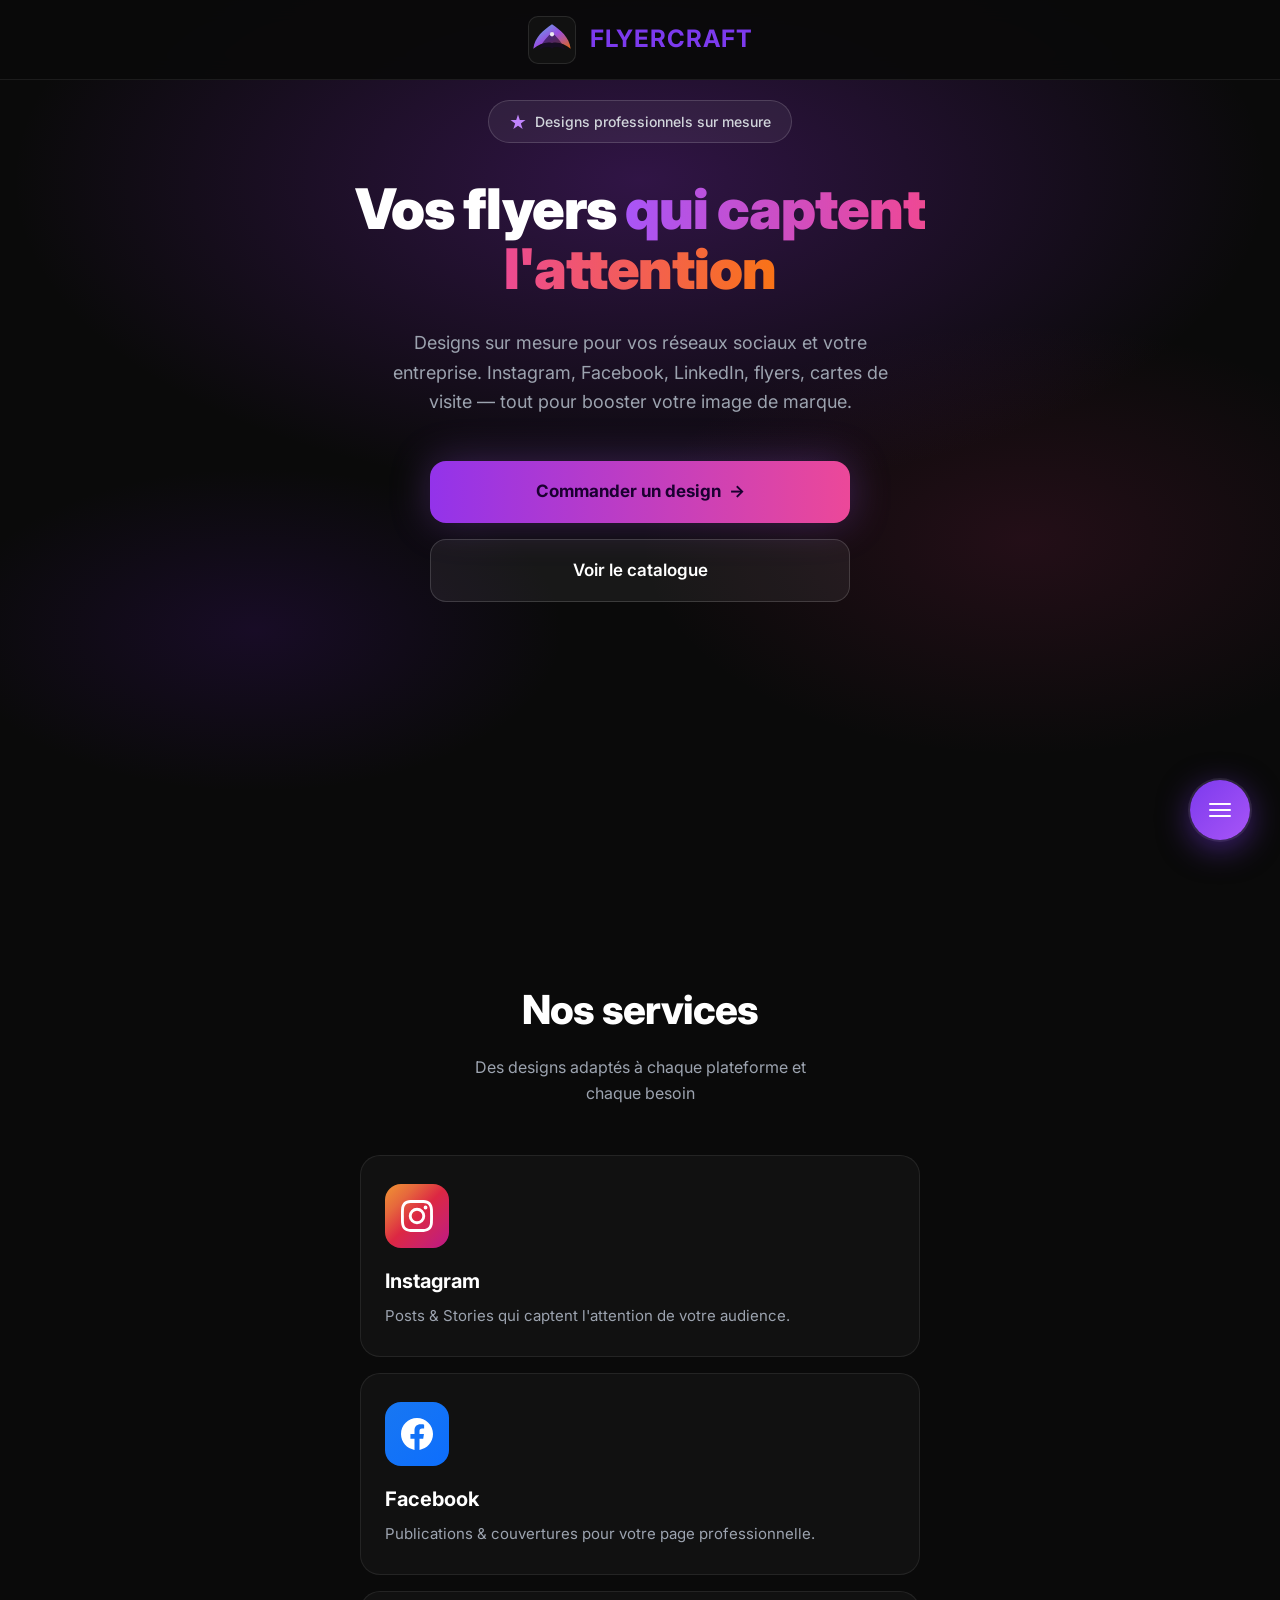
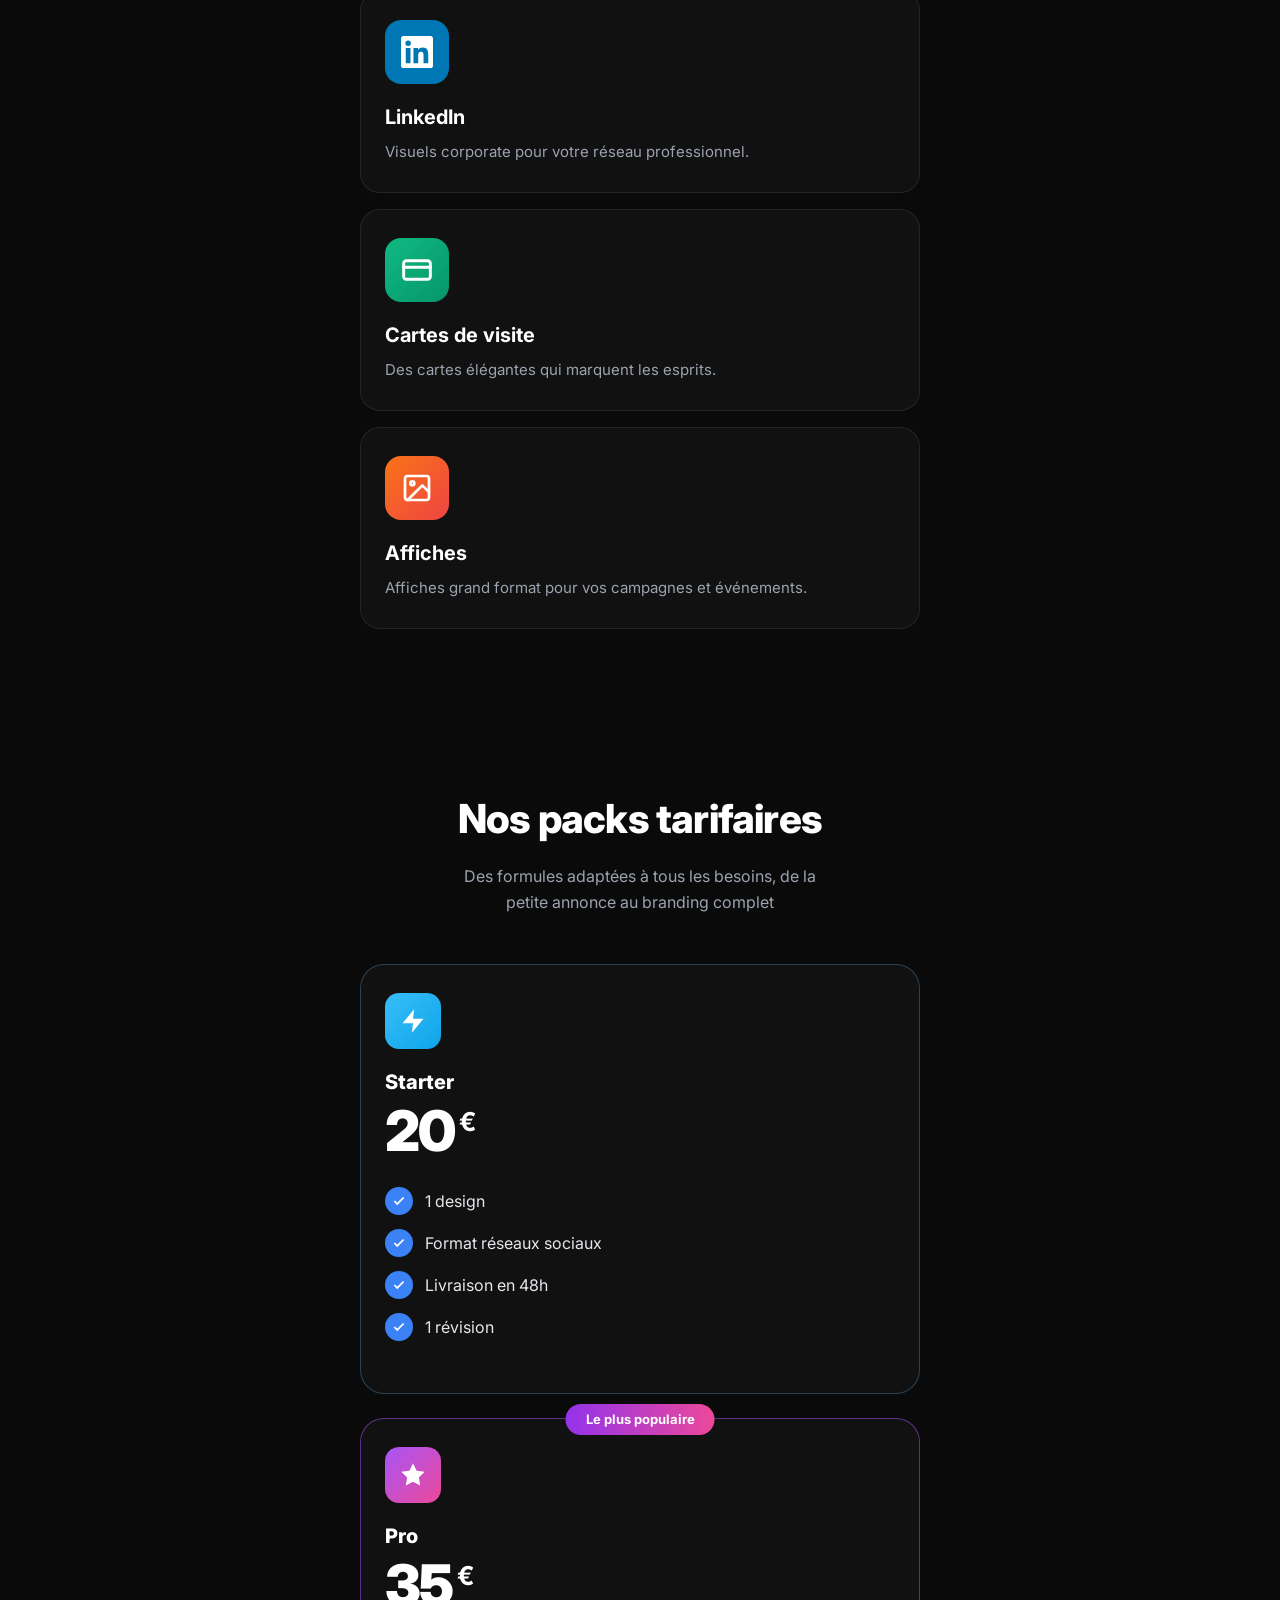
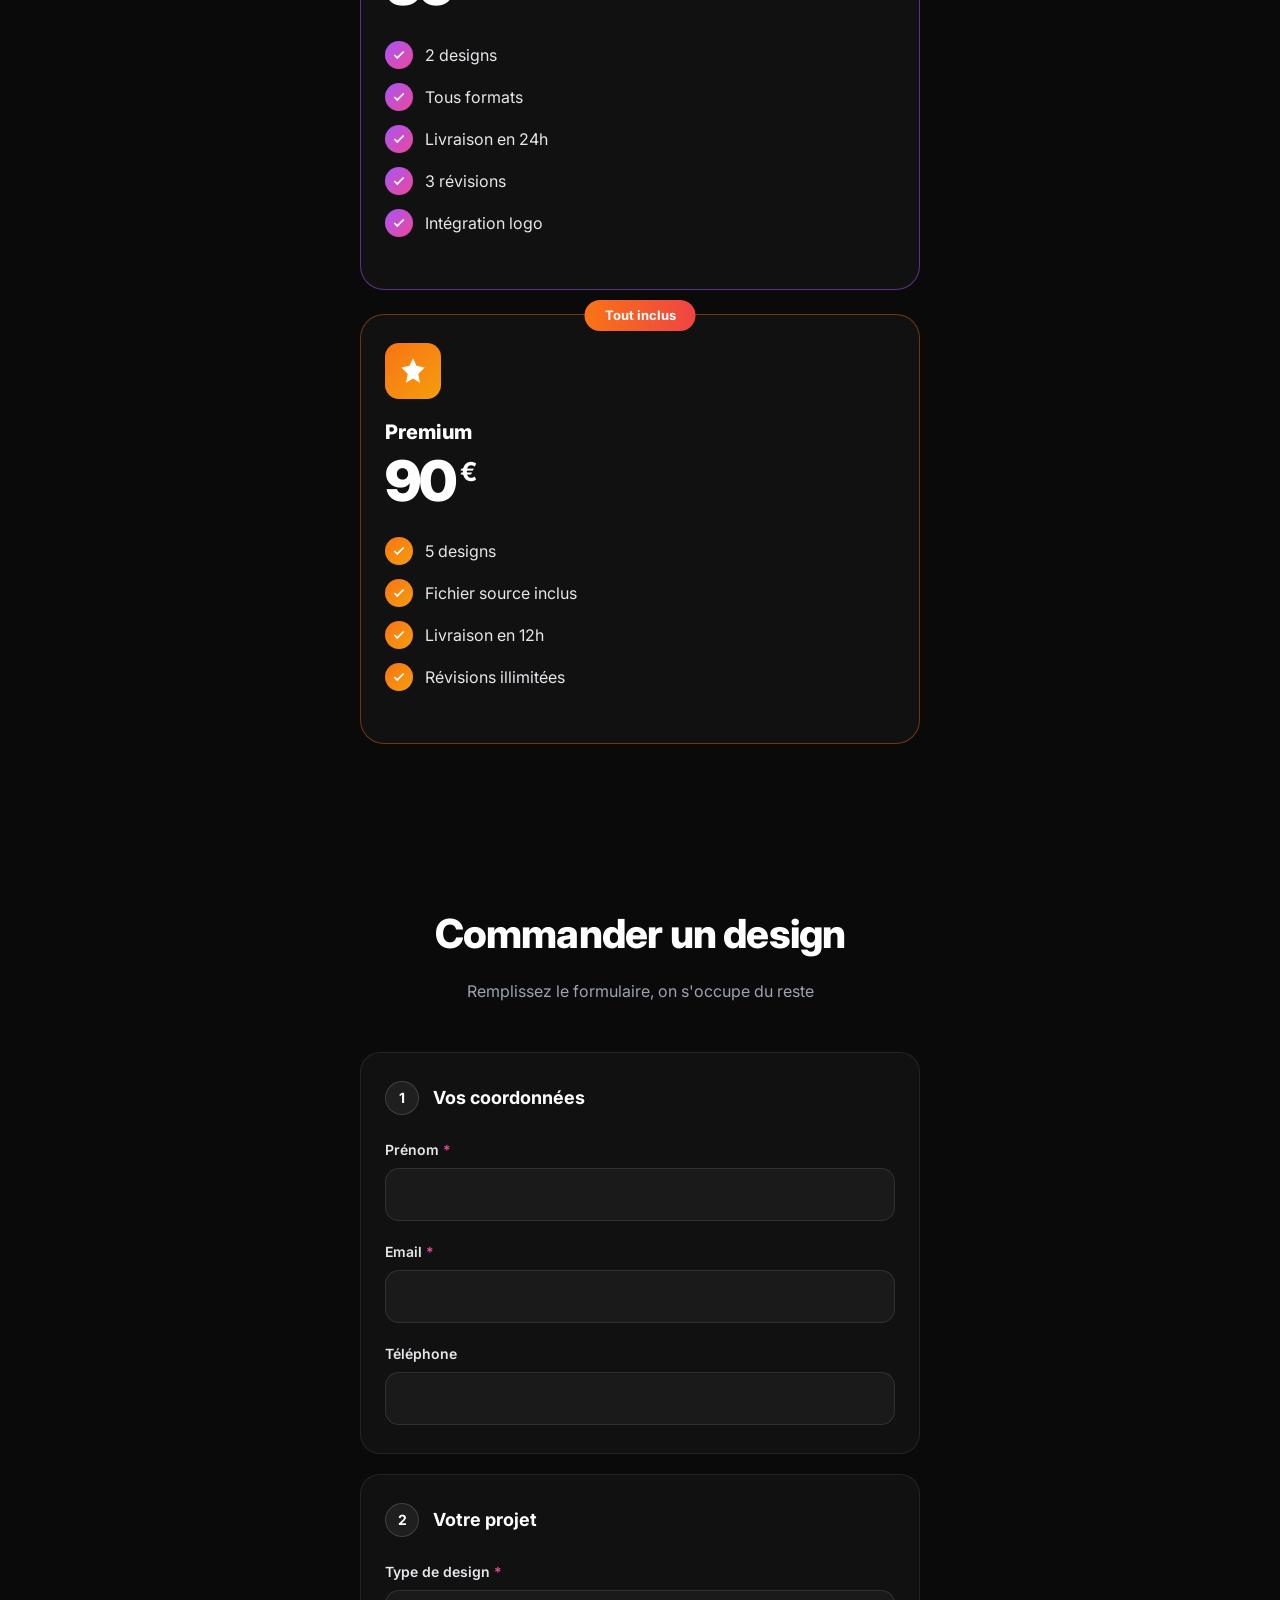
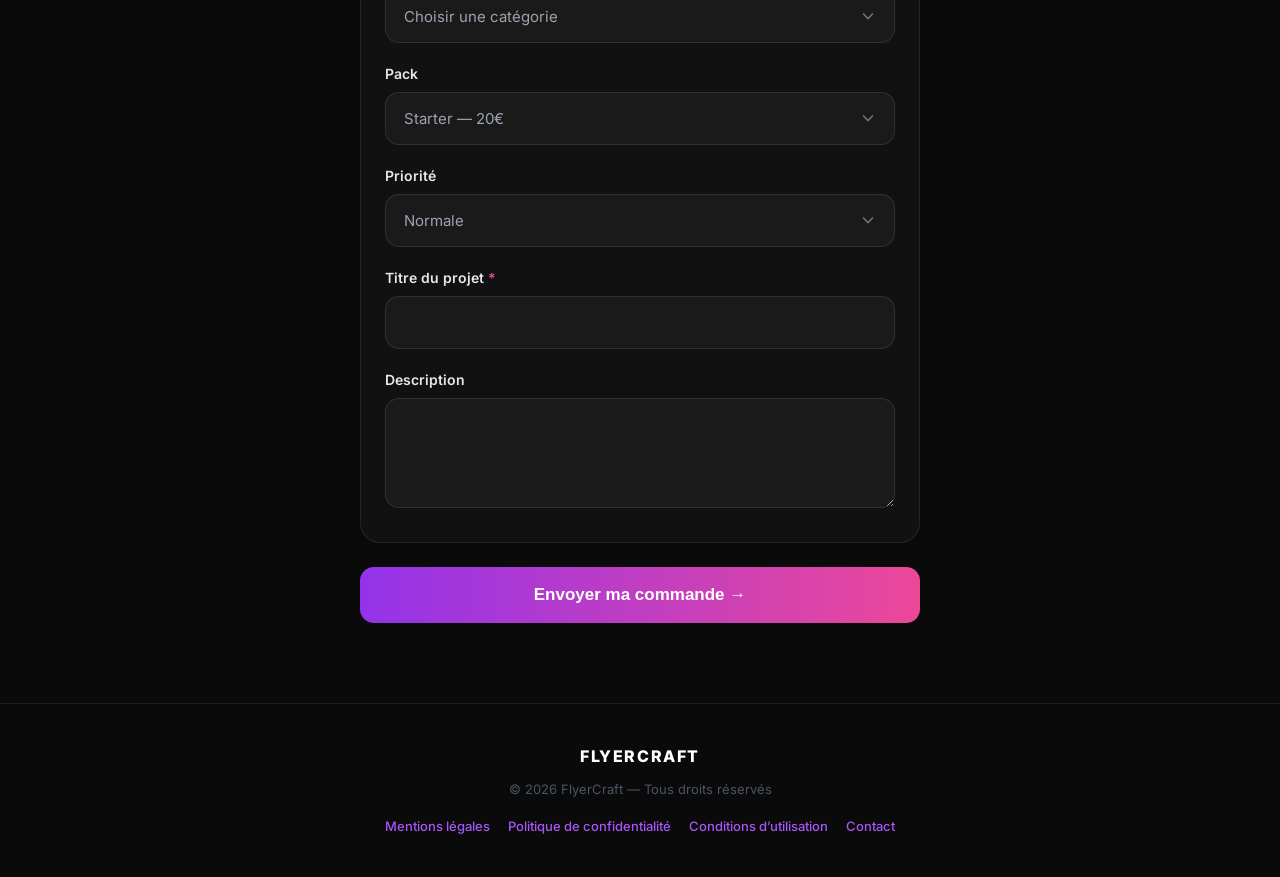
<file: index.html>
<!DOCTYPE html>
<html lang="FR-fr">
<head>
  <meta name="keywords" content="flyer, création flyer, design flyer, flyer professionnel, graphiste freelance, design graphique, identité visuelle, branding, marketing digital, publicité entreprise, création logo, post instagram, design instagram, story instagram, carte de visite, affiche publicitaire, communication visuelle, agence de design, freelance designer, design pas cher, visuels réseaux sociaux, marketing visuel, entreprise design, flyer marketing, publicité visuelle">
  <meta charset="UTF-8">
  <meta name="viewport" content="width=device-width, initial-scale=1.0">
  <title>FlyerCraft — Designs professionnels sur mesure</title>
  <link rel="preconnect" href="https://fonts.googleapis.com">
  <link href="https://fonts.googleapis.com/css2?family=Inter:wght@400;500;600;700;800;900&display=swap" rel="stylesheet">
  <link rel="stylesheet" href="style.css">
  <script src="https://cdn.emailjs.com/dist/email.min.js"></script>
</head>
<body>

<!-- ── HEADER ───────────────────────────── -->
<header style="display: flex; justify-content: center; align-items: center; min-height: 80px; width: 100%;">
  <a href="#" class="logo" style="display: flex; align-items: center; gap: 14px; text-decoration: none;">
    <div class="logo-icon" style="display: flex; align-items: center; justify-content: center;">
      <svg viewBox="0 0 64 64" fill="none" xmlns="http://www.w3.org/2000/svg" style="width: 48px; height: 48px;">
        <defs>
          <linearGradient id="birdGrad" x1="0" y1="0" x2="1" y2="1">
            <stop offset="0%"   stop-color="#60c8ff"/>
            <stop offset="50%"  stop-color="#a855f7"/>
            <stop offset="100%" stop-color="#f97316"/>
          </linearGradient>
        </defs>
        <path d="M32 10 C20 18, 8 28, 6 44 C14 38, 22 34, 32 36 C42 34, 50 38, 58 44 C56 28, 44 18, 32 10Z"
              fill="url(#birdGrad)" opacity="0.9"/>
        <path d="M32 20 C26 28, 18 34, 14 46 C20 42, 26 40, 32 44 C38 40, 44 42, 50 46 C46 34, 38 28, 32 20Z"
              fill="#1a0a30" opacity="0.6"/>
        <circle cx="32" cy="24" r="3" fill="#fff" opacity="0.9"/>
      </svg>
    </div>
    <div class="logo-text" style="display: flex; flex-direction: column; line-height: 1.2;">
      <span class="brand" style="font-size: 24px; font-weight: 700; color: #7C3AED; letter-spacing: 1px;">FLYERCRAFT</span>
</header>
<!-- ── WIDGET BULLE FLOTTANT ────────────── -->
<div id="floatingBubble" class="floating-bubble">
  <div class="bubble-inner">
    <span></span>
    <span></span>
    <span></span>
  </div>
</div>

<!-- ── MENU OVERLAY ──────────────────────── -->
<div id="menuOverlay" class="menu-overlay">
  <div class="menu-card">
    <button id="menuClose" class="menu-close" aria-label="Fermer">&times;</button>
    <a href="../index.html">
      <svg viewBox="0 0 24 24" fill="none" stroke="currentColor" stroke-width="2"><path d="M3 12l2-2m0 0l7-7 7 7m-14 0v10a1 1 0 001 1h3m10-11l2 2m-2-2v10a1 1 0 01-1 1h-3m-6 0a1 1 0 001 1h3a1 1 0 001-1m-6 0v-6"/></svg>
      Accueil
    </a>
    <a href="./portfolio/portfolio.html">
      <svg viewBox="0 0 24 24" fill="none" stroke="currentColor" stroke-width="2"><rect x="3" y="3" width="7" height="7"/><rect x="14" y="3" width="7" height="7"/><rect x="3" y="14" width="7" height="7"/><rect x="14" y="14" width="7" height="7"/></svg>
      Portfolio
    </a>
    <a href="../index.html#services">
      <svg viewBox="0 0 24 24" fill="none" stroke="currentColor" stroke-width="2"><circle cx="12" cy="12" r="10"/><path d="M8 14s1.5 2 4 2 4-2 4-2"/><line x1="9" y1="9" x2="9.01" y2="9"/><line x1="15" y1="9" x2="15.01" y2="9"/></svg>
      Services
    </a>
    <a href="../index.html#pricing">
      <svg viewBox="0 0 24 24" fill="none" stroke="currentColor" stroke-width="2"><line x1="12" y1="1" x2="12" y2="23"/><path d="M17 5H9.5a3.5 3.5 0 000 7h5a3.5 3.5 0 010 7H6"/></svg>
      Tarifs
    </a>
    <a href="../index.html#order">
      <svg viewBox="0 0 24 24" fill="none" stroke="currentColor" stroke-width="2"><path d="M21 15v4a2 2 0 01-2 2H5a2 2 0 01-2-2v-4"/><polyline points="7 10 12 15 17 10"/><line x1="12" y1="15" x2="12" y2="3"/></svg>
      Commander
    </a>
  </div>
</div>
<!-- ── HERO ─────────────────────────────── -->
<section class="hero">
  <div class="hero-badge">
    <svg viewBox="0 0 24 24" fill="currentColor">
      <path d="M12 2l2.4 7.4H22l-6.2 4.5 2.4 7.4L12 17l-6.2 4.3 2.4-7.4L2 9.4h7.6z"/>
    </svg>
    Designs professionnels sur mesure
  </div>
  <h1>
    <span class="plain">Vos flyers </span><span class="grad">qui captent<br>l'attention</span>
  </h1>
  <p>Designs sur mesure pour vos réseaux sociaux et votre entreprise. Instagram, Facebook, LinkedIn, flyers, cartes de visite — tout pour booster votre image de marque.</p>
  <div class="hero-actions">
    <a href="#order" class="btn-primary">Commander un design &nbsp;→</a>
    <a href="./portfolio/portfolio.html" class="btn-secondary">Voir le catalogue</a>
  </div>
</section>

<!-- ── SERVICES ──────────────────────────── -->
<section id="services">
  <div class="section-header">
    <h2>Nos services</h2>
    <p>Des designs adaptés à chaque plateforme et chaque besoin</p>
  </div>
  <div class="services-grid">

    <div class="service-card">
      <div class="service-icon ig-icon">
        <svg viewBox="0 0 24 24" fill="currentColor">
          <path d="M12 2.163c3.204 0 3.584.012 4.85.07 3.252.148 4.771 1.691 4.919 4.919.058 1.265.069 1.645.069 4.849 0 3.205-.012 3.584-.069 4.849-.149 3.225-1.664 4.771-4.919 4.919-1.266.058-1.644.07-4.85.07-3.204 0-3.584-.012-4.849-.07-3.26-.149-4.771-1.699-4.919-4.92-.058-1.265-.07-1.644-.07-4.849 0-3.204.013-3.583.07-4.849.149-3.227 1.664-4.771 4.919-4.919 1.266-.057 1.645-.069 4.849-.069zM12 0C8.741 0 8.333.014 7.053.072 2.695.272.273 2.69.073 7.052.014 8.333 0 8.741 0 12c0 3.259.014 3.668.072 4.948.2 4.358 2.618 6.78 6.98 6.98C8.333 23.986 8.741 24 12 24c3.259 0 3.668-.014 4.948-.072 4.354-.2 6.782-2.618 6.979-6.98.059-1.28.073-1.689.073-4.948 0-3.259-.014-3.667-.072-4.947-.196-4.354-2.617-6.78-6.979-6.98C15.668.014 15.259 0 12 0zm0 5.838a6.162 6.162 0 100 12.324 6.162 6.162 0 000-12.324zM12 16a4 4 0 110-8 4 4 0 010 8zm6.406-11.845a1.44 1.44 0 100 2.881 1.44 1.44 0 000-2.881z"/>
        </svg>
      </div>
      <h3>Instagram</h3>
      <p>Posts &amp; Stories qui captent l'attention de votre audience.</p>
    </div>

    <div class="service-card">
      <div class="service-icon fb-icon">
        <svg viewBox="0 0 24 24" fill="currentColor">
          <path d="M24 12.073c0-6.627-5.373-12-12-12s-12 5.373-12 12c0 5.99 4.388 10.954 10.125 11.854v-8.385H7.078v-3.47h3.047V9.43c0-3.007 1.792-4.669 4.533-4.669 1.312 0 2.686.235 2.686.235v2.953H15.83c-1.491 0-1.956.925-1.956 1.874v2.25h3.328l-.532 3.47h-2.796v8.385C19.612 23.027 24 18.062 24 12.073z"/>
        </svg>
      </div>
      <h3>Facebook</h3>
      <p>Publications &amp; couvertures pour votre page professionnelle.</p>
    </div>

    <div class="service-card">
      <div class="service-icon li-icon">
        <svg viewBox="0 0 24 24" fill="currentColor">
          <path d="M20.447 20.452h-3.554v-5.569c0-1.328-.027-3.037-1.852-3.037-1.853 0-2.136 1.445-2.136 2.939v5.667H9.351V9h3.414v1.561h.046c.477-.9 1.637-1.85 3.37-1.85 3.601 0 4.267 2.37 4.267 5.455v6.286zM5.337 7.433a2.062 2.062 0 01-2.063-2.065 2.064 2.064 0 112.063 2.065zm1.782 13.019H3.555V9h3.564v11.452zM22.225 0H1.771C.792 0 0 .774 0 1.729v20.542C0 23.227.792 24 1.771 24h20.451C23.2 24 24 23.227 24 22.271V1.729C24 .774 23.2 0 22.222 0h.003z"/>
        </svg>
      </div>
      <h3>LinkedIn</h3>
      <p>Visuels corporate pour votre réseau professionnel.</p>
    </div>

    <div class="service-card">
      <div class="service-icon cv-icon">
        <svg viewBox="0 0 24 24" fill="none" stroke="currentColor" stroke-width="2.2" stroke-linecap="round" stroke-linejoin="round">
          <rect x="2" y="5" width="20" height="14" rx="2"/>
          <line x1="2" y1="10" x2="22" y2="10"/>
        </svg>
      </div>
      <h3>Cartes de visite</h3>
      <p>Des cartes élégantes qui marquent les esprits.</p>
    </div>

    <div class="service-card">
      <div class="service-icon af-icon">
        <svg viewBox="0 0 24 24" fill="none" stroke="currentColor" stroke-width="2" stroke-linecap="round" stroke-linejoin="round">
          <rect x="3" y="3" width="18" height="18" rx="2"/>
          <circle cx="8.5" cy="8.5" r="1.5"/>
          <polyline points="21 15 16 10 5 21"/>
        </svg>
      </div>
      <h3>Affiches</h3>
      <p>Affiches grand format pour vos campagnes et événements.</p>
    </div>

  </div>
</section>

<!-- ── PRICING ────────────────────────────── -->
<section id="pricing" class="pricing">
  <div class="section-header">
    <h2>Nos packs tarifaires</h2>
    <p>Des formules adaptées à tous les besoins, de la petite annonce au branding complet</p>
  </div>
  <div class="pricing-cards">

    <!-- STARTER -->
    <div class="pricing-wrapper">
      <div class="pricing-card card-starter">
        <div class="pack-icon icon-starter">
          <svg viewBox="0 0 24 24" fill="currentColor"><path d="M13 2L3 14h9l-1 8 10-12h-9l1-8z"/></svg>
        </div>
        <div class="pack-name">Starter</div>
        <div class="pack-price">20<sup>€</sup></div>
        <ul class="pack-features">
          <li><span class="check check-blue"><svg viewBox="0 0 24 24" fill="none" stroke="currentColor" stroke-width="3"><polyline points="20 6 9 17 4 12"/></svg></span>1 design</li>
          <li><span class="check check-blue"><svg viewBox="0 0 24 24" fill="none" stroke="currentColor" stroke-width="3"><polyline points="20 6 9 17 4 12"/></svg></span>Format réseaux sociaux</li>
          <li><span class="check check-blue"><svg viewBox="0 0 24 24" fill="none" stroke="currentColor" stroke-width="3"><polyline points="20 6 9 17 4 12"/></svg></span>Livraison en 48h</li>
          <li><span class="check check-blue"><svg viewBox="0 0 24 24" fill="none" stroke="currentColor" stroke-width="3"><polyline points="20 6 9 17 4 12"/></svg></span>1 révision</li>
        </ul>
      </div>
    </div>

    <!-- PRO -->
    <div class="pricing-wrapper">
      <span class="pricing-badge badge-popular">Le plus populaire</span>
      <div class="pricing-card card-pro">
        <div class="pack-icon icon-pro">
          <svg viewBox="0 0 24 24" fill="currentColor"><path d="M12 2l3.09 6.26L22 9.27l-5 4.87 1.18 6.88L12 17.77l-6.18 3.25L7 14.14 2 9.27l6.91-1.01z"/></svg>
        </div>
        <div class="pack-name">Pro</div>
        <div class="pack-price">35<sup>€</sup></div>
        <ul class="pack-features">
          <li><span class="check check-purple"><svg viewBox="0 0 24 24" fill="none" stroke="currentColor" stroke-width="3"><polyline points="20 6 9 17 4 12"/></svg></span>2 designs</li>
          <li><span class="check check-purple"><svg viewBox="0 0 24 24" fill="none" stroke="currentColor" stroke-width="3"><polyline points="20 6 9 17 4 12"/></svg></span>Tous formats</li>
          <li><span class="check check-purple"><svg viewBox="0 0 24 24" fill="none" stroke="currentColor" stroke-width="3"><polyline points="20 6 9 17 4 12"/></svg></span>Livraison en 24h</li>
          <li><span class="check check-purple"><svg viewBox="0 0 24 24" fill="none" stroke="currentColor" stroke-width="3"><polyline points="20 6 9 17 4 12"/></svg></span>3 révisions</li>
          <li><span class="check check-purple"><svg viewBox="0 0 24 24" fill="none" stroke="currentColor" stroke-width="3"><polyline points="20 6 9 17 4 12"/></svg></span>Intégration logo</li>
        </ul>
      </div>
    </div>

    <!-- PREMIUM -->
    <div class="pricing-wrapper">
      <span class="pricing-badge badge-premium">Tout inclus</span>
      <div class="pricing-card card-premium">
        <div class="pack-icon icon-premium">
          <svg viewBox="0 0 24 24" fill="currentColor"><path d="M12 1l3 6.5L22 9l-5.5 5.5 1.5 7.5L12 18.5 6 22l1.5-7.5L2 9l7-1.5z"/></svg>
        </div>
        <div class="pack-name">Premium</div>
        <div class="pack-price">90<sup>€</sup></div>
        <ul class="pack-features">
          <li><span class="check check-orange"><svg viewBox="0 0 24 24" fill="none" stroke="currentColor" stroke-width="3"><polyline points="20 6 9 17 4 12"/></svg></span>5 designs</li>
          <li><span class="check check-orange"><svg viewBox="0 0 24 24" fill="none" stroke="currentColor" stroke-width="3"><polyline points="20 6 9 17 4 12"/></svg></span>Fichier source inclus</li>
          <li><span class="check check-orange"><svg viewBox="0 0 24 24" fill="none" stroke="currentColor" stroke-width="3"><polyline points="20 6 9 17 4 12"/></svg></span>Livraison en 12h</li>
          <li><span class="check check-orange"><svg viewBox="0 0 24 24" fill="none" stroke="currentColor" stroke-width="3"><polyline points="20 6 9 17 4 12"/></svg></span>Révisions illimitées</li>
        </ul>
      </div>
    </div>

  </div>
</section>

<!-- ── CTA ───────────────────────────────── -->


<!-- ── FORMULAIRE ────────────────────────── -->
<!-- ── FORMULAIRE ────────────────────────── -->
<section id="order" class="order-section">

  <div class="section-header">
    <h2>Commander un design</h2>
    <p>Remplissez le formulaire, on s'occupe du reste</p>
  </div>

  <!-- POPUP -->
  <div id="popup" class="popup hidden"></div>

  <!-- FORM -->
  <form id="orderForm"
        class="order-form"
        action="https://formspree.io/f/xjgqrzgv"
        method="POST">

    <div class="form-step">
      <div class="step-title">
        <span class="step-number">1</span>
        Vos coordonnées
      </div>

      <div class="form-field">
        <label class="form-label">Prénom <span class="required">*</span></label>
        <input class="form-input" type="text" name="name" id="name" required>
      </div>

      <div class="form-field">
        <label class="form-label">Email <span class="required">*</span></label>
        <input class="form-input" type="email" name="email" id="email" required>
      </div>

      <div class="form-field">
        <label class="form-label">Téléphone</label>
        <input class="form-input" type="tel" name="phone" id="phone">
      </div>
    </div>

    <div class="form-step">
      <div class="step-title">
        <span class="step-number">2</span>
        Votre projet
      </div>

      <div class="form-field">
        <label class="form-label">Type de design <span class="required">*</span></label>
        <select class="form-select" name="designType" id="designType" required>
          <option value="">Choisir une catégorie</option>
          <option>Post Instagram</option>
          <option>Story Instagram</option>
          <option>Facebook</option>
          <option>LinkedIn</option>
          <option>Carte de visite</option>
          <option>Flyer</option>
        </select>
      </div>

      <div class="form-field">
        <label class="form-label">Pack</label>
        <select class="form-select" name="pack" id="pack">
          <option>Starter — 20€</option>
          <option>Pro — 35€</option>
          <option>Premium — 90€</option>
        </select>
      </div>

      <div class="form-field">
        <label class="form-label">Priorité</label>
        <select class="form-select" name="priority" id="priority">
          <option>Normale</option>
          <option>Urgente (+10€)</option>
        </select>
      </div>

      <div class="form-field">
        <label class="form-label">Titre du projet <span class="required">*</span></label>
        <input class="form-input" type="text" name="projectTitle" id="projectTitle" required>
      </div>

      <div class="form-field">
        <label class="form-label">Description</label>
        <textarea class="form-textarea" name="description" id="description"></textarea>
      </div>
    </div>

    <button class="submit-btn" type="submit">
      Envoyer ma commande →
    </button>
  </form>
</section>
<!-- ── FOOTER ─────────────────────────────── -->
<footer>
  <div class="footer-logo">FLYERCRAFT</div>
  <p>© 2026 FlyerCraft — Tous droits réservés</p>
  <div class="footer-links">
    <a href="./mentions-legale/mention-legale.html">Mentions légales</a>
    <a href="./Politique-confidentialite/Politique-confidentialite.html">Politique de confidentialité</a>
    <a href="./condition-utilisation/condition-utilisation.html">Conditions d’utilisation</a>
    <a href="#order">Contact</a>
  </div>
</footer>
<script src="main.js"></script>
</body>
</html>
</file>
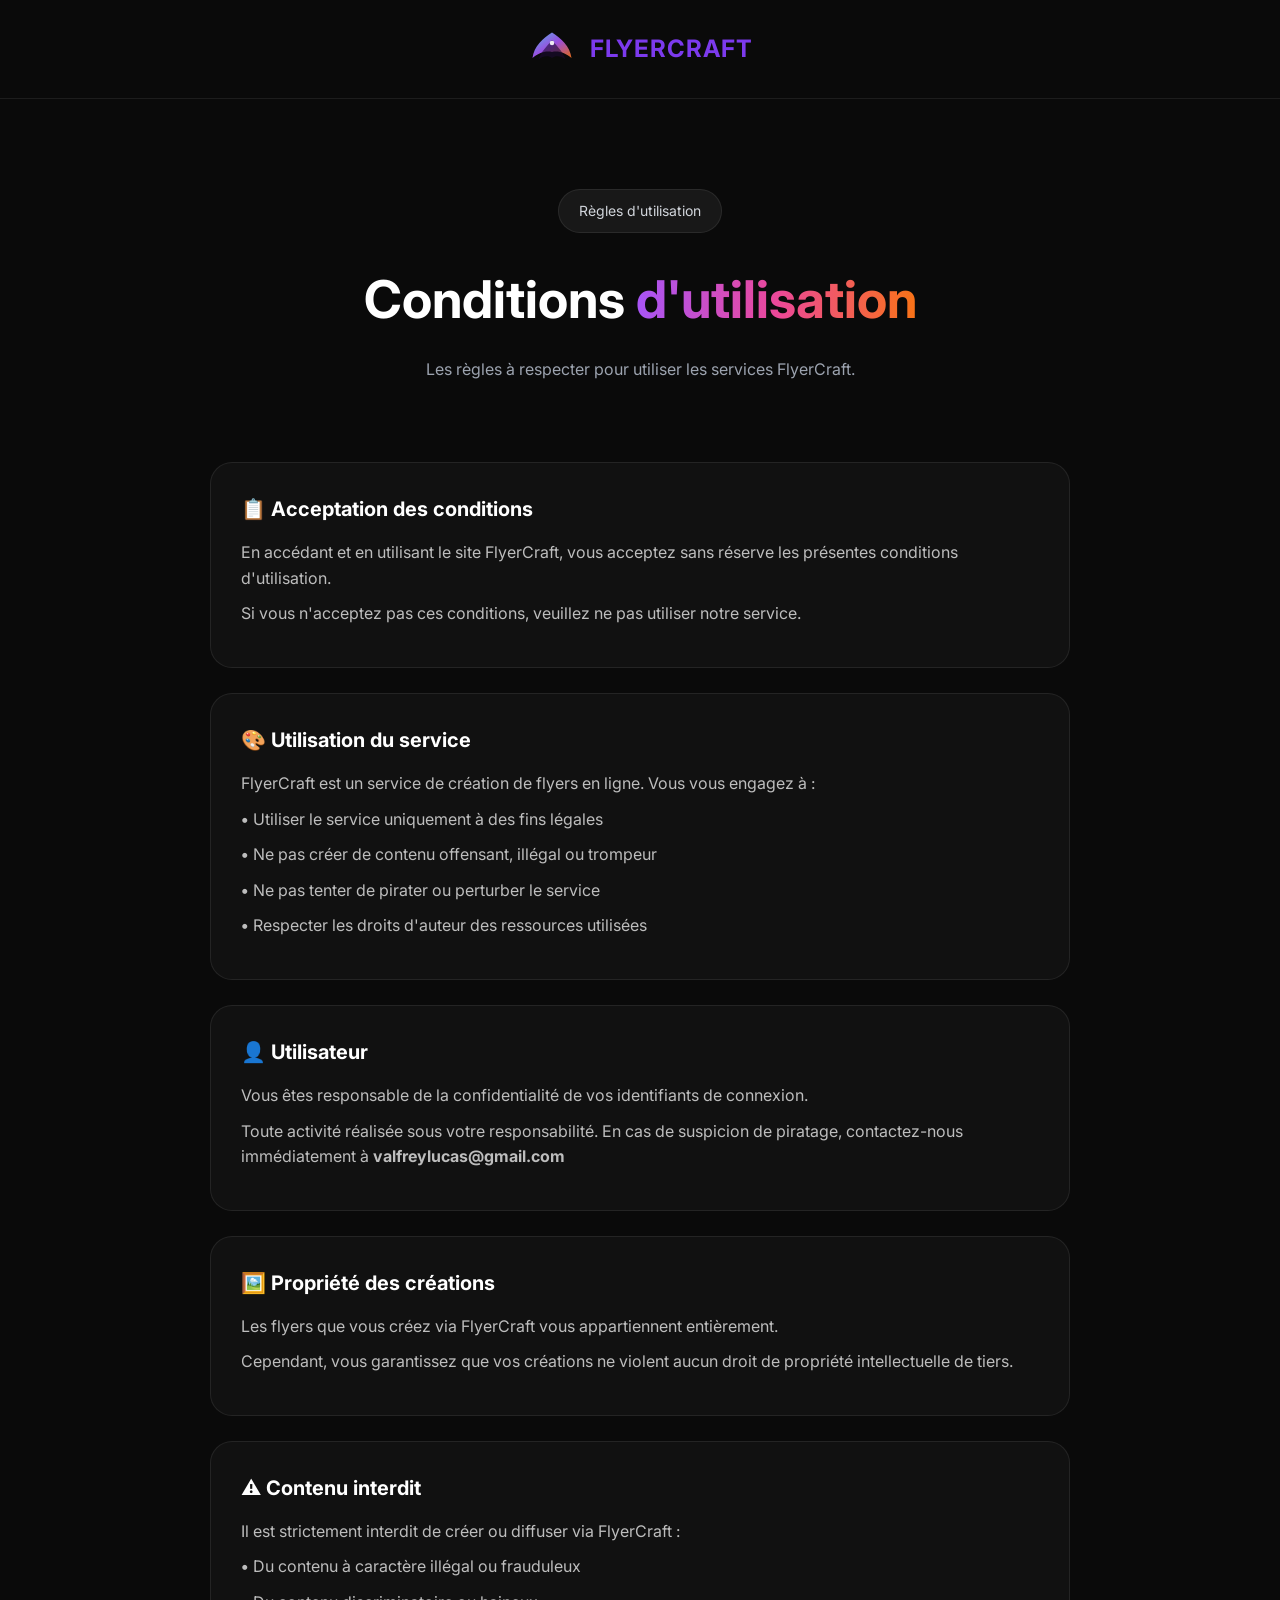
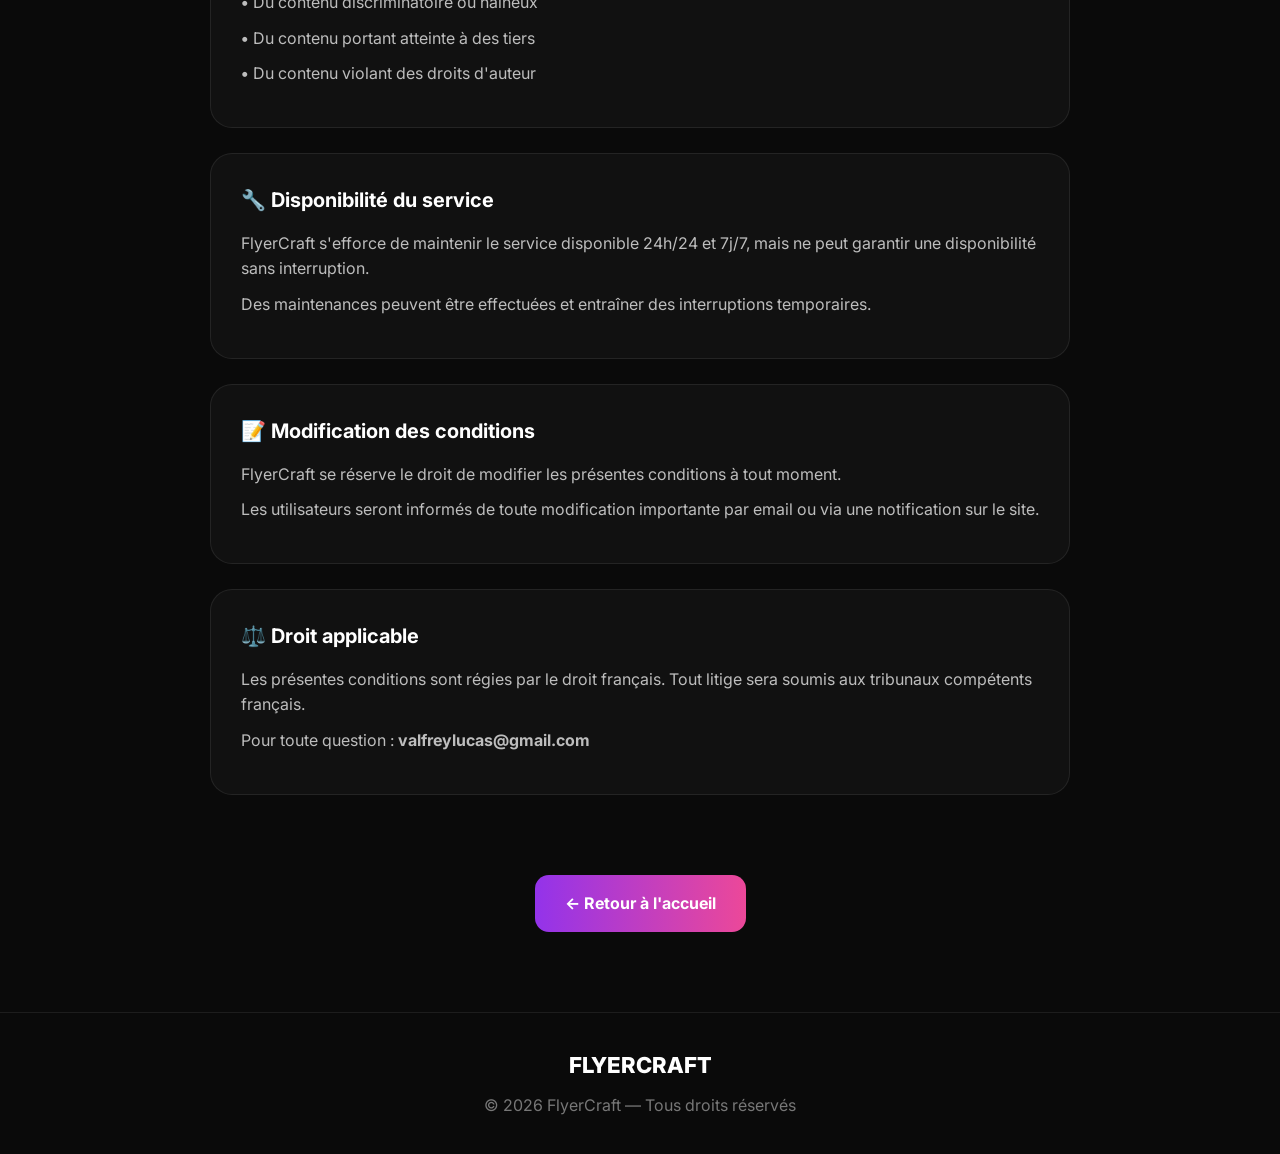
<file: condition-utilisation/condition-utilisation.html>
<!DOCTYPE html>
<html lang="fr">
<head>
    <meta charset="UTF-8">
    <meta name="viewport" content="width=device-width, initial-scale=1.0">
    <title>Conditions d'utilisation | FlyerCraft</title>
    <link rel="preconnect" href="https://fonts.googleapis.com">
    <link href="https://fonts.googleapis.com/css2?family=Inter:wght@400;500;600;700;800;900&display=swap" rel="stylesheet">
    <link rel="stylesheet" href="condition-utilisation.css">
</head>

<body>

<header style="display: flex; justify-content: center; align-items: center; min-height: 80px; width: 100%;">
  <a href="/index.html" class="logo" style="display: flex; align-items: center; gap: 14px; text-decoration: none;">
    <div class="logo-icon" style="display: flex; align-items: center; justify-content: center;">
      <svg viewBox="0 0 64 64" fill="none" xmlns="http://www.w3.org/2000/svg" style="width: 48px; height: 48px;">
        <defs>
          <linearGradient id="birdGrad" x1="0" y1="0" x2="1" y2="1">
            <stop offset="0%"   stop-color="#60c8ff"/>
            <stop offset="50%"  stop-color="#a855f7"/>
            <stop offset="100%" stop-color="#f97316"/>
          </linearGradient>
        </defs>
        <path d="M32 10 C20 18, 8 28, 6 44 C14 38, 22 34, 32 36 C42 34, 50 38, 58 44 C56 28, 44 18, 32 10Z"
              fill="url(#birdGrad)" opacity="0.9"/>
        <path d="M32 20 C26 28, 18 34, 14 46 C20 42, 26 40, 32 44 C38 40, 44 42, 50 46 C46 34, 38 28, 32 20Z"
              fill="#1a0a30" opacity="0.6"/>
        <circle cx="32" cy="24" r="3" fill="#fff" opacity="0.9"/>
      </svg>
    </div>
    <div class="logo-text" style="display: flex; flex-direction: column; line-height: 1.2;">
      <span class="brand" style="font-size: 24px; font-weight: 700; color: #7C3AED; letter-spacing: 1px;">FLYERCRAFT</span>
    </div>
  </a>
</header>

<section class="hero">
    <span class="badge">Règles d'utilisation</span>
    <h1>Conditions <span class="gradient">d'utilisation</span></h1>
    <p>Les règles à respecter pour utiliser les services FlyerCraft.</p>
</section>

<section class="container">

    <div class="card">
        <h2>📋 Acceptation des conditions</h2>
        <p>En accédant et en utilisant le site FlyerCraft, vous acceptez sans réserve les présentes conditions d'utilisation.</p>
        <p>Si vous n'acceptez pas ces conditions, veuillez ne pas utiliser notre service.</p>
    </div>

    <div class="card">
        <h2>🎨 Utilisation du service</h2>
        <p>FlyerCraft est un service de création de flyers en ligne. Vous vous engagez à :</p>
        <p><strong>•</strong> Utiliser le service uniquement à des fins légales</p>
        <p><strong>•</strong> Ne pas créer de contenu offensant, illégal ou trompeur</p>
        <p><strong>•</strong> Ne pas tenter de pirater ou perturber le service</p>
        <p><strong>•</strong> Respecter les droits d'auteur des ressources utilisées</p>
    </div>

    <div class="card">
        <h2>👤 Utilisateur</h2>
        <p>Vous êtes responsable de la confidentialité de vos identifiants de connexion.</p>
        <p>Toute activité réalisée sous votre responsabilité. En cas de suspicion de piratage, contactez-nous immédiatement à <strong>valfreylucas@gmail.com</strong></p>
    </div>

    <div class="card">
        <h2>🖼️ Propriété des créations</h2>
        <p>Les flyers que vous créez via FlyerCraft vous appartiennent entièrement.</p>
        <p>Cependant, vous garantissez que vos créations ne violent aucun droit de propriété intellectuelle de tiers.</p>
    </div>

    <div class="card">
        <h2>⚠️ Contenu interdit</h2>
        <p>Il est strictement interdit de créer ou diffuser via FlyerCraft :</p>
        <p><strong>•</strong> Du contenu à caractère illégal ou frauduleux</p>
        <p><strong>•</strong> Du contenu discriminatoire ou haineux</p>
        <p><strong>•</strong> Du contenu portant atteinte à des tiers</p>
        <p><strong>•</strong> Du contenu violant des droits d'auteur</p>
    </div>

    <div class="card">
        <h2>🔧 Disponibilité du service</h2>
        <p>FlyerCraft s'efforce de maintenir le service disponible 24h/24 et 7j/7, mais ne peut garantir une disponibilité sans interruption.</p>
        <p>Des maintenances peuvent être effectuées et entraîner des interruptions temporaires.</p>
    </div>

    <div class="card">
        <h2>📝 Modification des conditions</h2>
        <p>FlyerCraft se réserve le droit de modifier les présentes conditions à tout moment.</p>
        <p>Les utilisateurs seront informés de toute modification importante par email ou via une notification sur le site.</p>
    </div>

    <div class="card">
        <h2>⚖️ Droit applicable</h2>
        <p>Les présentes conditions sont régies par le droit français. Tout litige sera soumis aux tribunaux compétents français.</p>
        <p>Pour toute question : <strong>valfreylucas@gmail.com</strong></p>
    </div>

</section>

<div class="back">
    <a href="../index.html" class="btn">← Retour à l'accueil</a>
</div>

<footer>
    <div class="footer-logo">FLYERCRAFT</div>
    <p>© 2026 FlyerCraft — Tous droits réservés</p>
</footer>

<script src="condition-utilisation.js"></script>

</body>
</html>
</file>
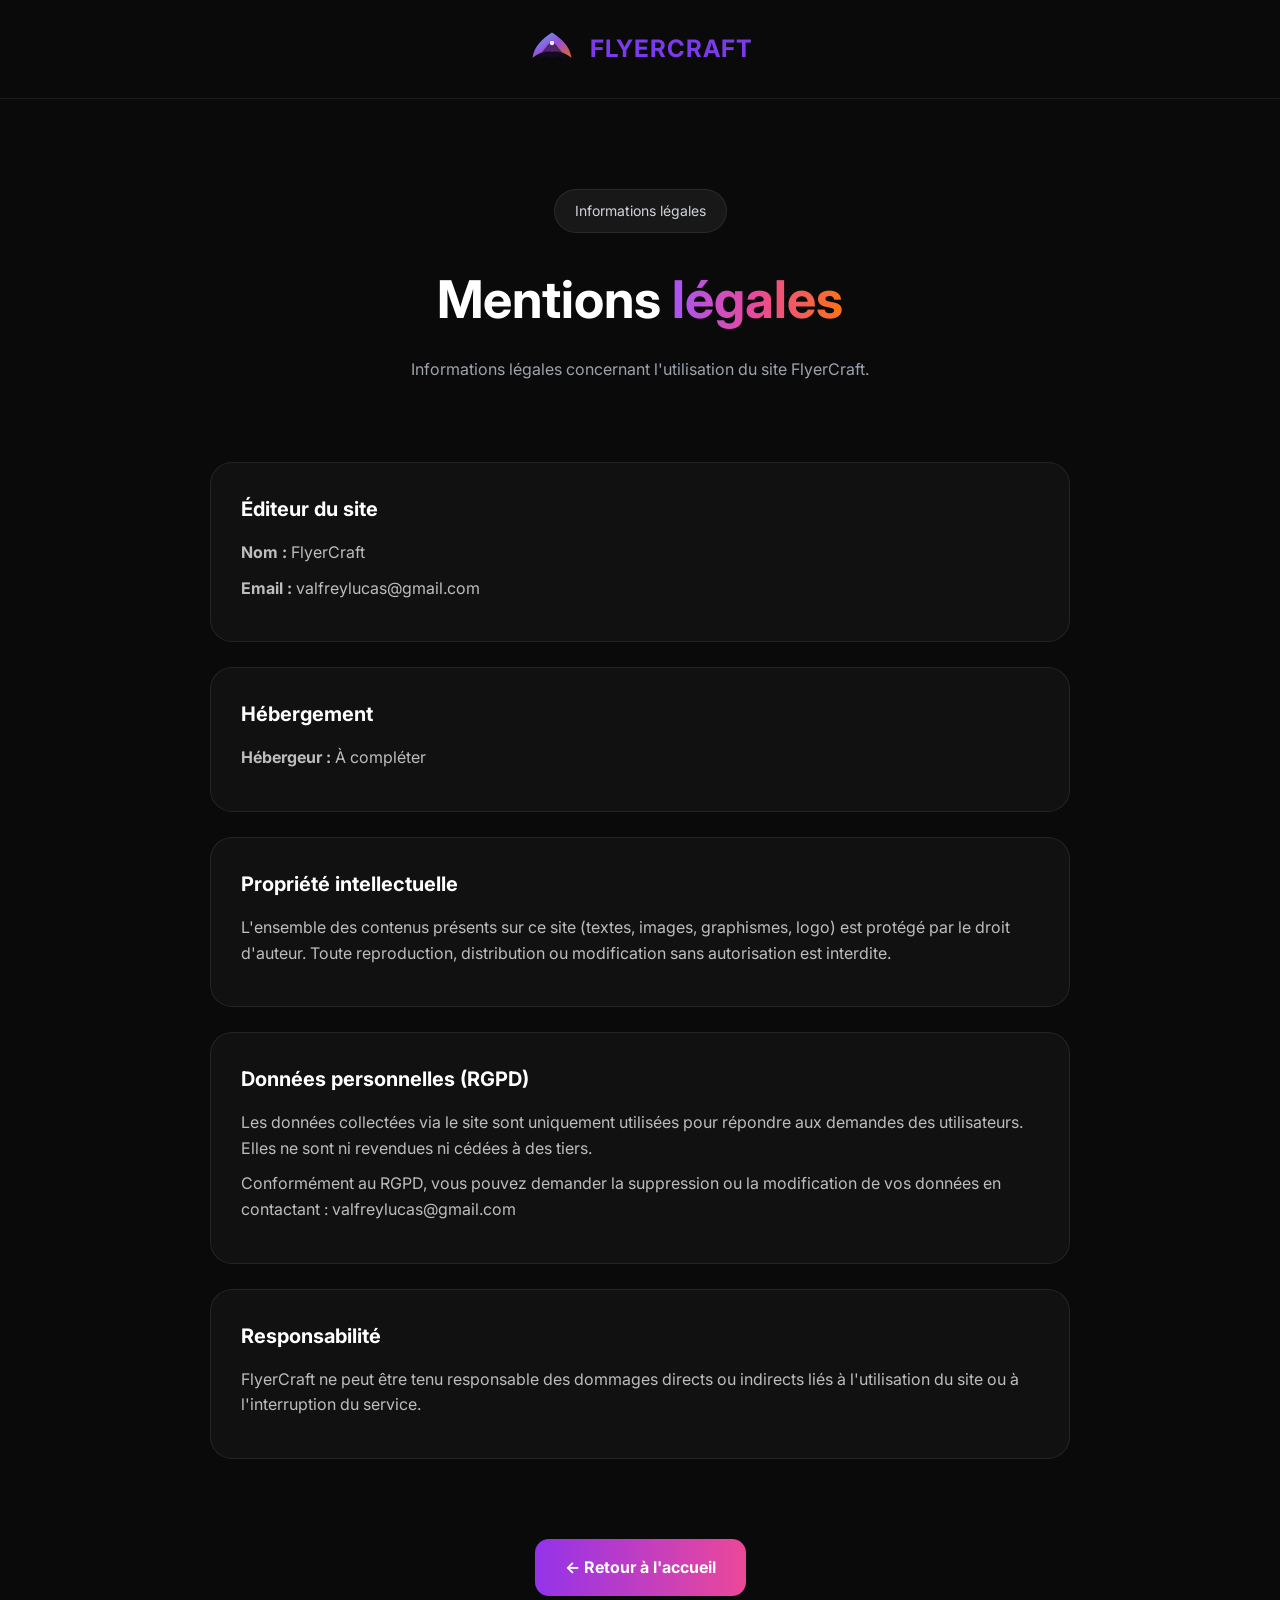
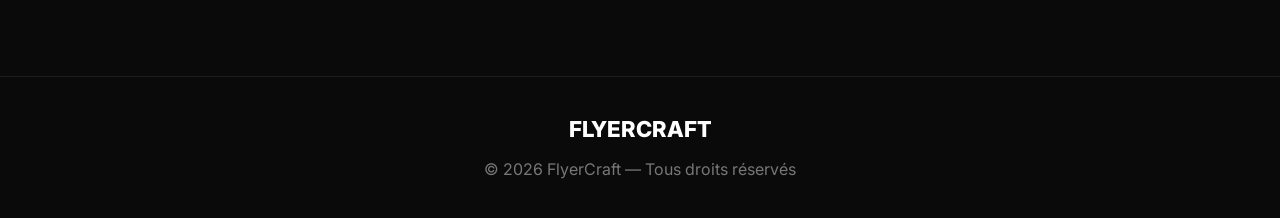
<file: mentions-legale/mention-legale.html>
<!DOCTYPE html>
<html lang="fr">
<head>
    <meta charset="UTF-8">
    <meta name="viewport" content="width=device-width, initial-scale=1.0">
    <title>Mentions légales | FlyerCraft</title>
    <link rel="preconnect" href="https://fonts.googleapis.com">
    <link href="https://fonts.googleapis.com/css2?family=Inter:wght@400;500;600;700;800;900&display=swap" rel="stylesheet">
    <link rel="stylesheet" href="mention-legale.css">
</head>

<body>

<header style="display: flex; justify-content: center; align-items: center; min-height: 80px; width: 100%;">
  <a href="/index.html" class="logo" style="display: flex; align-items: center; gap: 14px; text-decoration: none;">
    <div class="logo-icon" style="display: flex; align-items: center; justify-content: center;">
      <svg viewBox="0 0 64 64" fill="none" xmlns="http://www.w3.org/2000/svg" style="width: 48px; height: 48px;">
        <defs>
          <linearGradient id="birdGrad" x1="0" y1="0" x2="1" y2="1">
            <stop offset="0%"   stop-color="#60c8ff"/>
            <stop offset="50%"  stop-color="#a855f7"/>
            <stop offset="100%" stop-color="#f97316"/>
          </linearGradient>
        </defs>
        <path d="M32 10 C20 18, 8 28, 6 44 C14 38, 22 34, 32 36 C42 34, 50 38, 58 44 C56 28, 44 18, 32 10Z"
              fill="url(#birdGrad)" opacity="0.9"/>
        <path d="M32 20 C26 28, 18 34, 14 46 C20 42, 26 40, 32 44 C38 40, 44 42, 50 46 C46 34, 38 28, 32 20Z"
              fill="#1a0a30" opacity="0.6"/>
        <circle cx="32" cy="24" r="3" fill="#fff" opacity="0.9"/>
      </svg>
    </div>
    <div class="logo-text" style="display: flex; flex-direction: column; line-height: 1.2;">
      <span class="brand" style="font-size: 24px; font-weight: 700; color: #7C3AED; letter-spacing: 1px;">FLYERCRAFT</span>
    </div>
  </a>
</header>

<section class="hero">
    <span class="badge">Informations légales</span>
    <h1>Mentions <span class="gradient">légales</span></h1>
    <p>Informations légales concernant l'utilisation du site FlyerCraft.</p>
</section>

<section class="container">

    <div class="card">
        <h2>Éditeur du site</h2>
        <p><strong>Nom :</strong> FlyerCraft</p>
        <p><strong>Email :</strong> valfreylucas@gmail.com</p>
    </div>

    <div class="card">
        <h2>Hébergement</h2>
        <p><strong>Hébergeur :</strong> À compléter</p>
    </div>

    <div class="card">
        <h2>Propriété intellectuelle</h2>
        <p>L'ensemble des contenus présents sur ce site (textes, images, graphismes, logo) est protégé par le droit d'auteur. Toute reproduction, distribution ou modification sans autorisation est interdite.</p>
    </div>

    <div class="card">
        <h2>Données personnelles (RGPD)</h2>
        <p>Les données collectées via le site sont uniquement utilisées pour répondre aux demandes des utilisateurs. Elles ne sont ni revendues ni cédées à des tiers.</p>
        <p>Conformément au RGPD, vous pouvez demander la suppression ou la modification de vos données en contactant : valfreylucas@gmail.com</p>
    </div>

    <div class="card">
        <h2>Responsabilité</h2>
        <p>FlyerCraft ne peut être tenu responsable des dommages directs ou indirects liés à l'utilisation du site ou à l'interruption du service.</p>
    </div>

</section>

<div class="back">
    <a href="/index.html" class="btn">← Retour à l'accueil</a>
</div>

<footer>
    <div class="footer-logo">FLYERCRAFT</div>
    <p>© 2026 FlyerCraft — Tous droits réservés</p>
</footer>

<script src="mention-legale.js"></script>

</body>
</html>
</file>
<file: style.css>
/* ── RESET & BASE ────────────────────────── */
*, *::before, *::after { box-sizing: border-box; margin: 0; padding: 0; }

:root {
  --bg: #0a0a0a;
  --card: #111111;
  --card-border: rgba(255,255,255,0.08);
  --text: #ffffff;
  --muted: #9ca3af;
  --grad-primary: linear-gradient(135deg, #a855f7, #ec4899);
  --grad-orange: linear-gradient(135deg, #f97316, #ef4444);
  --grad-hero-title: linear-gradient(90deg, #a855f7, #ec4899, #f97316);
}

html { scroll-behavior: smooth; }

body {
  font-family: 'Inter', -apple-system, BlinkMacSystemFont, sans-serif;
  background: var(--bg);
  color: var(--text);
  line-height: 1.5;
  overflow-x: hidden;
}

/* ── HEADER ─────────────────────────────── */
header {
  position: fixed;
  top: 0; left: 0; right: 0;
  z-index: 100;
  background: rgba(10,10,10,0.95);
  backdrop-filter: blur(12px);
  border-bottom: 1px solid var(--card-border);
  display: flex;
  align-items: center;
  justify-content: space-between;
  padding: 12px 20px;
  height: 72px;
}

.logo {
  display: flex;
  align-items: center;
  gap: 10px;
  text-decoration: none;
}

.logo-icon {
  width: 48px; height: 48px;
  background: #111;
  border: 1px solid rgba(255,255,255,0.1);
  border-radius: 10px;
  display: flex;
  align-items: center;
  justify-content: center;
  overflow: hidden;
}

.logo-icon svg { width: 36px; height: 36px; }

.logo-text {
  display: flex;
  flex-direction: column;
  line-height: 1.1;
}

.logo-text .brand {
  font-size: 13px;
  font-weight: 800;
  letter-spacing: 0.12em;
  color: #fff;
}

.logo-text .tagline {
  font-size: 8px;
  color: #666;
  letter-spacing: 0.06em;
}

/* ── HERO ────────────────────────────────── */
.hero {
  min-height: 100vh;
  padding: 100px 24px 80px;
  display: flex;
  flex-direction: column;
  align-items: center;
  text-align: center;
  position: relative;
  overflow: hidden;
}

.hero::before {
  content: '';
  position: absolute;
  inset: 0;
  background:
    radial-gradient(ellipse 70% 50% at 50% 20%, rgba(120,40,180,0.35) 0%, transparent 70%),
    radial-gradient(ellipse 50% 40% at 80% 60%, rgba(180,40,100,0.15) 0%, transparent 60%),
    radial-gradient(ellipse 40% 30% at 20% 70%, rgba(80,20,150,0.2) 0%, transparent 60%);
  pointer-events: none;
}

.hero-badge {
  display: inline-flex;
  align-items: center;
  gap: 8px;
  padding: 10px 20px;
  background: rgba(255,255,255,0.06);
  border: 1px solid rgba(255,255,255,0.15);
  border-radius: 999px;
  font-size: 14px;
  font-weight: 500;
  color: #d1d5db;
  margin-bottom: 36px;
  position: relative;
  z-index: 1;
}

.hero-badge svg {
  width: 18px; height: 18px;
  color: #c084fc;
  flex-shrink: 0;
}

.hero h1 {
  font-size: clamp(38px, 9vw, 56px);
  font-weight: 900;
  line-height: 1.08;
  letter-spacing: -0.02em;
  margin-bottom: 28px;
  position: relative;
  z-index: 1;
}

.hero h1 .plain { color: #fff; }
.hero h1 .grad {
  background: linear-gradient(90deg, #a855f7 0%, #ec4899 50%, #f97316 100%);
  -webkit-background-clip: text;
  -webkit-text-fill-color: transparent;
  background-clip: text;
}

.hero p {
  font-size: 18px;
  color: #9ca3af;
  max-width: 500px;
  margin-bottom: 44px;
  line-height: 1.65;
  position: relative;
  z-index: 1;
}

.hero-actions {
  display: flex;
  flex-direction: column;
  gap: 16px;
  width: 100%;
  max-width: 420px;
  position: relative;
  z-index: 1;
}

/* ── BUTTONS ─────────────────────────────── */
.btn-primary {
  display: flex;
  align-items: center;
  justify-content: center;
  gap: 8px;
  padding: 18px 32px;
  background: linear-gradient(90deg, #9333ea, #ec4899);
  border: none;
  border-radius: 16px;
  font-size: 17px;
  font-weight: 700;
  color: #1a0030;
  cursor: pointer;
  text-decoration: none;
  transition: opacity 0.2s, transform 0.2s;
  box-shadow: 0 0 40px rgba(168,85,247,0.3);
}

.btn-primary:hover { opacity: 0.9; transform: translateY(-1px); }

.btn-secondary {
  display: flex;
  align-items: center;
  justify-content: center;
  padding: 18px 32px;
  background: rgba(255,255,255,0.06);
  border: 1px solid rgba(255,255,255,0.15);
  border-radius: 16px;
  font-size: 17px;
  font-weight: 600;
  color: #fff;
  cursor: pointer;
  text-decoration: none;
  transition: background 0.2s;
}

.btn-secondary:hover { background: rgba(255,255,255,0.1); }

.btn-dark   { background: #1f1f1f; color: #fff; border: 1px solid rgba(255,255,255,0.12); }
.btn-grad   { background: linear-gradient(90deg, #9333ea, #ec4899); color: #fff; }
.btn-orange { background: linear-gradient(90deg, #f97316, #ef4444); color: #fff; }

.btn-white {
  display: inline-flex;
  align-items: center;
  gap: 8px;
  padding: 18px 36px;
  background: #fff;
  border: none;
  border-radius: 16px;
  font-size: 17px;
  font-weight: 700;
  color: #7c3aed;
  cursor: pointer;
  text-decoration: none;
  transition: opacity 0.2s;
}

.btn-white:hover { opacity: 0.92; }

/* ── SECTION BASE ────────────────────────── */
section {
  padding: 80px 24px;
}

.section-header {
  text-align: center;
  margin-bottom: 48px;
}

.section-header h2 {
  font-size: clamp(30px, 7vw, 40px);
  font-weight: 800;
  color: #fff;
  margin-bottom: 14px;
  letter-spacing: -0.02em;
}

.section-header p {
  font-size: 16px;
  color: var(--muted);
  max-width: 380px;
  margin: 0 auto;
  line-height: 1.65;
}

/* ── SERVICE CARDS ───────────────────────── */
.services-grid {
  display: flex;
  flex-direction: column;
  gap: 16px;
  max-width: 560px;
  margin: 0 auto;
}

.service-card {
  background: var(--card);
  border: 1px solid var(--card-border);
  border-radius: 20px;
  padding: 28px 24px;
  transition: border-color 0.2s;
}

.service-card:hover {
  border-color: var(--card-border);
  transform: none;
}

.service-card {
  pointer-events: auto;
}

.service-icon {
  width: 64px; height: 64px;
  border-radius: 16px;
  display: flex;
  align-items: center;
  justify-content: center;
  margin-bottom: 18px;
}

.service-icon svg { width: 32px; height: 32px; color: #fff; }

.ig-icon { background: linear-gradient(135deg, #f09433, #e6683c, #dc2743, #cc2366, #bc1888); }
.fb-icon { background: linear-gradient(135deg, #1877f2, #0d6efd); }
.li-icon { background: #0077b5; }
.cv-icon { background: linear-gradient(135deg, #10b981, #059669); }
.af-icon { background: linear-gradient(135deg, #f97316, #ef4444); }

.service-card h3 {
  font-size: 20px;
  font-weight: 700;
  color: #fff;
  margin-bottom: 8px;
}

.service-card p {
  font-size: 15px;
  color: var(--muted);
  line-height: 1.6;
}
/* ── PRICING ─────────────────────────────── */
.pricing { background: var(--bg); }

.pricing-cards {
  display: flex;
  flex-direction: column;
  gap: 24px;
  max-width: 560px;
  margin: 0 auto;
}

.pricing-wrapper { position: relative; }

.pricing-badge {
  position: absolute;
  top: -14px;
  left: 50%;
  transform: translateX(-50%);
  padding: 6px 20px;
  border-radius: 999px;
  font-size: 13px;
  font-weight: 700;
  white-space: nowrap;
  z-index: 2;
}

.badge-popular { background: linear-gradient(90deg, #9333ea, #ec4899); color: #fff; }
.badge-premium { background: linear-gradient(90deg, #f97316, #ef4444); color: #fff; }

.pricing-card {
  background: var(--card);
  border-radius: 24px;
  padding: 28px 24px 24px;
  position: relative;
}

.pricing-card.card-starter { border: 1px solid rgba(99,179,237,0.3); }
.pricing-card.card-pro     { border: 1px solid rgba(168,85,247,0.5); }
.pricing-card.card-premium { border: 1px solid rgba(249,115,22,0.4); }

.pack-icon {
  width: 56px; height: 56px;
  border-radius: 14px;
  display: flex;
  align-items: center;
  justify-content: center;
  margin-bottom: 18px;
}

.pack-icon svg { width: 28px; height: 28px; color: #fff; }
.icon-starter { background: linear-gradient(135deg, #38bdf8, #0ea5e9); }
.icon-pro     { background: linear-gradient(135deg, #a855f7, #ec4899); }
.icon-premium { background: linear-gradient(135deg, #f97316, #f59e0b); }

.pack-name {
  font-size: 20px;
  font-weight: 800;
  color: #fff;
  margin-bottom: 6px;
}

.pack-price {
  font-size: 56px;
  font-weight: 900;
  color: #fff;
  line-height: 1;
  margin-bottom: 28px;
  letter-spacing: -0.03em;
}

.pack-price sup {
  font-size: 26px;
  font-weight: 700;
  vertical-align: super;
  line-height: 0;
  margin-left: 4px;
}

.pack-features {
  list-style: none;
  display: flex;
  flex-direction: column;
  gap: 14px;
  margin-bottom: 28px;
}

.pack-features li {
  display: flex;
  align-items: center;
  gap: 12px;
  font-size: 16px;
  color: #e5e7eb;
}

.check {
  width: 28px; height: 28px;
  border-radius: 50%;
  display: flex;
  align-items: center;
  justify-content: center;
  flex-shrink: 0;
}

.check svg { width: 14px; height: 14px; color: #fff; }
.check-blue   { background: #3b82f6; }
.check-purple { background: linear-gradient(135deg, #a855f7, #ec4899); }
.check-orange { background: linear-gradient(135deg, #f97316, #f59e0b); }

.pack-btn {
  display: block;
  width: 100%;
  padding: 16px;
  border: none;
  border-radius: 14px;
  font-size: 16px;
  font-weight: 700;
  cursor: pointer;
  text-align: center;
  transition: opacity 0.2s, transform 0.15s;
  text-decoration: none;
}

.pack-btn:hover { opacity: 0.88; transform: translateY(-1px); }
/* ── ORDER FORM ──────────────────────────── */
.order-section { padding: 80px 24px; background: var(--bg); }

.order-form {
  max-width: 560px;
  margin: 0 auto;
  display: flex;
  flex-direction: column;
  gap: 20px;
}

.form-step {
  background: var(--card);
  border: 1px solid var(--card-border);
  border-radius: 20px;
  padding: 28px 24px;
}

.step-title {
  display: flex;
  align-items: center;
  gap: 14px;
  font-size: 18px;
  font-weight: 700;
  color: #fff;
  margin-bottom: 24px;
}

.step-number {
  width: 34px; height: 34px;
  background: #1f1f1f;
  border: 1px solid rgba(255,255,255,0.15);
  border-radius: 50%;
  display: flex;
  align-items: center;
  justify-content: center;
  font-size: 14px;
  font-weight: 700;
  color: #fff;
  flex-shrink: 0;
}

.form-field { margin-bottom: 20px; }
.form-field:last-child { margin-bottom: 0; }

.form-label {
  display: block;
  font-size: 14px;
  font-weight: 600;
  color: #e5e7eb;
  margin-bottom: 8px;
}

.required { color: #ec4899; }

.form-input, .form-select, .form-textarea {
  width: 100%;
  padding: 16px 18px;
  background: #1a1a1a;
  border: 1px solid rgba(255,255,255,0.1);
  border-radius: 14px;
  font-size: 15px;
  color: #9ca3af;
  font-family: inherit;
  outline: none;
  transition: border-color 0.2s, color 0.2s;
  appearance: none;
}

.form-input:focus, .form-select:focus, .form-textarea:focus {
  border-color: rgba(168,85,247,0.5);
  color: #fff;
}

.form-input::placeholder { color: #4b5563; }

.form-select {
  background-image: url("data:image/svg+xml,%3Csvg xmlns='http://www.w3.org/2000/svg' width='20' height='20' viewBox='0 0 24 24' fill='none' stroke='%236b7280' stroke-width='2'%3E%3Cpolyline points='6 9 12 15 18 9'/%3E%3C/svg%3E");
  background-repeat: no-repeat;
  background-position: right 16px center;
  padding-right: 44px;
  cursor: pointer;
}

.form-textarea { min-height: 110px; resize: vertical; }

.submit-btn {
  width: 100%;
  padding: 18px;
  background: linear-gradient(90deg, #9333ea, #ec4899);
  border: none;
  border-radius: 14px;
  font-size: 17px;
  font-weight: 700;
  color: #fff;
  cursor: pointer;
  transition: opacity 0.2s, transform 0.15s;
  margin-top: 4px;
}

.submit-btn:hover { opacity: 0.9; transform: translateY(-1px); }

/* ── MOBILE MENU ─────────────────────────── */
.mobile-menu {
  display: none;
  position: fixed;
  inset: 0;
  background: rgba(10,10,10,0.98);
  z-index: 200;
  flex-direction: column;
  align-items: center;
  justify-content: center;
  gap: 32px;
}

.mobile-menu.open { display: flex; }

.mobile-menu a {
  font-size: 24px;
  font-weight: 700;
  color: #fff;
  text-decoration: none;
  transition: color 0.2s;
}

.mobile-menu a:hover { color: #a855f7; }

.menu-close {
  position: absolute;
  top: 20px; right: 20px;
  background: none;
  border: none;
  color: #fff;
  font-size: 32px;
  cursor: pointer;
  line-height: 1;
}

/* ── FOOTER ──────────────────────────────── */
footer {
  padding: 40px 24px;
  border-top: 1px solid var(--card-border);
  text-align: center;
  color: #4b5563;
  font-size: 13px;
}

footer .footer-logo {
  font-size: 16px;
  font-weight: 800;
  color: #fff;
  letter-spacing: 0.1em;
  margin-bottom: 12px;
}

.popup {
  position: fixed;
  bottom: 20px;
  left: 50%;
  transform: translateX(-50%);
  padding: 14px 22px;
  border-radius: 12px;
  font-weight: 600;
  color: white;
  z-index: 9999;
  transition: all 0.3s ease;
}

.popup.success {
  background: linear-gradient(90deg, #10b981, #059669);
}

.popup.error {
  background: linear-gradient(90deg, #ef4444, #dc2626);
}

.popup.hidden {
  opacity: 0;
  pointer-events: none;
  transform: translateX(-50%) translateY(20px);
}
/* ── WIDGET BULLE FLOTTANT ──────────────── */
.floating-bubble {
  position: fixed;
  bottom: 30px;
  right: 30px;
  width: 60px;
  height: 60px;
  background: linear-gradient(135deg, #7c3aed, #a855f7);
  border-radius: 50%;
  z-index: 300;
  cursor: grab;
  display: flex;
  align-items: center;
  justify-content: center;
  box-shadow: 0 8px 32px rgba(124,58,237,0.5), 0 0 0 2px rgba(255,255,255,0.1);
  transition: box-shadow 0.3s, transform 0.1s;
  user-select: none;
  touch-action: none;
}

.floating-bubble:active {
  cursor: grabbing;
  transform: scale(1.08);
  box-shadow: 0 12px 40px rgba(124,58,237,0.7), 0 0 0 3px rgba(255,255,255,0.2);
}

.floating-bubble:hover {
  box-shadow: 0 10px 36px rgba(124,58,237,0.6), 0 0 0 3px rgba(255,255,255,0.15);
}

.bubble-inner {
  display: flex;
  flex-direction: column;
  gap: 4px;
  pointer-events: none;
}

.bubble-inner span {
  display: block;
  width: 22px;
  height: 2px;
  background: #fff;
  border-radius: 2px;
  transition: transform 0.3s, opacity 0.3s;
}

/* Animation de la bulle */
@keyframes floatBubble {
  0%, 100% { transform: translateY(0); }
  50% { transform: translateY(-6px); }
}

.floating-bubble.idle {
  animation: floatBubble 3s ease-in-out infinite;
}

.floating-bubble.dragging {
  animation: none;
}

/* ── MENU OVERLAY ────────────────────────── */
.menu-overlay {
  position: fixed;
  inset: 0;
  background: rgba(10,10,10,0.9);
  backdrop-filter: blur(20px);
  z-index: 400;
  display: flex;
  align-items: center;
  justify-content: center;
  opacity: 0;
  pointer-events: none;
  transition: opacity 0.35s ease;
}

.menu-overlay.open {
  opacity: 1;
  pointer-events: auto;
}

.menu-card {
  background: var(--card);
  border: 1px solid var(--card-border);
  border-radius: 28px;
  padding: 48px 32px 32px;
  display: flex;
  flex-direction: column;
  gap: 8px;
  width: 90%;
  max-width: 340px;
  position: relative;
  transform: scale(0.9) translateY(20px);
  transition: transform 0.35s cubic-bezier(0.34, 1.56, 0.64, 1);
}

.menu-overlay.open .menu-card {
  transform: scale(1) translateY(0);
}

.menu-card a {
  display: flex;
  align-items: center;
  gap: 14px;
  padding: 16px 20px;
  border-radius: 16px;
  font-size: 17px;
  font-weight: 600;
  color: #fff;
  text-decoration: none;
  transition: background 0.2s, color 0.2s;
}

.menu-card a:hover {
  background: rgba(168,85,247,0.15);
  color: #c084fc;
}

.menu-card a svg {
  width: 22px;
  height: 22px;
  flex-shrink: 0;
  color: #a855f7;
}

.menu-close {
  position: absolute;
  top: 12px;
  right: 16px;
  background: none;
  border: none;
  color: #6b7280;
  font-size: 30px;
  cursor: pointer;
  line-height: 1;
  transition: color 0.2s;
}

.menu-close:hover {
  color: #fff;
}

.footer-links {
  display: flex;
  justify-content: center;
  flex-wrap: wrap;
  gap: 18px;
  margin-top: 18px;
}

.footer-links a {
  color: #a855f7; /* violet principal */
  text-decoration: none;
  font-weight: 500;
  transition: color 0.25s ease;
}

.footer-links a:hover {
  color: #c084fc;
}
</file>
<file: condition-utilisation/condition-utilisation.css>
* {
    margin: 0;
    padding: 0;
    box-sizing: border-box;
}

body {
    font-family: 'Inter', sans-serif;
    background: #0a0a0a;
    color: white;
    line-height: 1.6;
    overflow-x: hidden;
}

header {
    padding: 25px;
    text-align: center;
    border-bottom: 1px solid rgba(255, 255, 255, .08);
    background: #0a0a0a;
    position: sticky;
    top: 0;
    backdrop-filter: blur(15px);
    z-index: 100;
}

.logo {
    text-decoration: none;
    font-size: 32px;
    font-weight: 900;
    color: white;
    letter-spacing: 2px;
}

.hero {
    padding: 90px 20px 50px;
    text-align: center;
}

.badge {
    display: inline-block;
    padding: 10px 20px;
    border-radius: 50px;
    background: rgba(255, 255, 255, .06);
    border: 1px solid rgba(255, 255, 255, .08);
    margin-bottom: 25px;
    font-size: 14px;
    color: #d1d5db;
}

.hero h1 {
    font-size: 52px;
    margin-bottom: 15px;
}

.gradient {
    background: linear-gradient(90deg, #a855f7, #ec4899, #f97316);
    -webkit-background-clip: text;
    -webkit-text-fill-color: transparent;
}

.hero p {
    max-width: 600px;
    margin: auto;
    color: #9ca3af;
}

.container {
    max-width: 900px;
    margin: auto;
    padding: 30px 20px 80px;
    display: grid;
    gap: 25px;
    overflow: hidden;
}

.card {
    background: #111;
    border: 1px solid rgba(255, 255, 255, .08);
    border-radius: 22px;
    padding: 30px;
    transition: opacity 0.6s ease;
    opacity: 0;
    pointer-events: none;
}

.card.visible {
    opacity: 1;
}

.card h2 {
    margin-bottom: 15px;
    font-size: 20px;
}

.card p {
    color: #bdbdbd;
    margin-bottom: 10px;
}

.back {
    text-align: center;
    margin-bottom: 80px;
}

.btn {
    display: inline-block;
    padding: 16px 30px;
    border-radius: 14px;
    background: linear-gradient(90deg, #9333ea, #ec4899);
    color: white;
    text-decoration: none;
    font-weight: 700;
    transition: .3s;
}

.btn:hover {
    transform: translateY(-3px);
}

footer {
    padding: 35px;
    text-align: center;
    border-top: 1px solid rgba(255, 255, 255, .08);
}

.footer-logo {
    font-size: 22px;
    font-weight: 800;
    margin-bottom: 10px;
}

footer p {
    color: #777;
}

@media (max-width: 600px) {
    .hero h1 {
        font-size: 32px;
    }

    .card {
        padding: 20px;
    }

    .container {
        padding: 20px 15px 60px;
    }
}

@media (prefers-reduced-motion: reduce) {
    .card {
        opacity: 1;
        transition: none;
    }
}
</file>
<file: mentions-legale/mention-legale.css>
* {
    margin: 0;
    padding: 0;
    box-sizing: border-box;
}

body {
    font-family: 'Inter', sans-serif;
    background: #0a0a0a;
    color: white;
    line-height: 1.6;
    overflow-x: hidden; /* ✅ Fix : empêche les cards de sortir de l'écran */
}

header {
    padding: 25px;
    text-align: center;
    border-bottom: 1px solid rgba(255, 255, 255, .08);
    background: #0a0a0a;
    position: sticky;
    top: 0;
    backdrop-filter: blur(15px);
    z-index: 100;
}

.logo {
    text-decoration: none;
    font-size: 32px;
    font-weight: 900;
    color: white;
    letter-spacing: 2px;
}

.hero {
    padding: 90px 20px 50px;
    text-align: center;
}

.badge {
    display: inline-block;
    padding: 10px 20px;
    border-radius: 50px;
    background: rgba(255, 255, 255, .06);
    border: 1px solid rgba(255, 255, 255, .08);
    margin-bottom: 25px;
    font-size: 14px;
    color: #d1d5db;
}

.hero h1 {
    font-size: 52px;
    margin-bottom: 15px;
}

.gradient {
    background: linear-gradient(90deg, #a855f7, #ec4899, #f97316);
    -webkit-background-clip: text;
    -webkit-text-fill-color: transparent;
}

.hero p {
    max-width: 600px;
    margin: auto;
    color: #9ca3af;
}

.container {
    max-width: 900px;
    margin: auto;
    padding: 30px 20px 80px;
    display: grid;
    gap: 25px;
}

.card {
    background: #111;
    border: 1px solid rgba(255, 255, 255, .08);
    border-radius: 22px;
    padding: 30px;
    transition: .3s ease;
    /* ✅ Fix : valeur de départ définie en CSS pour éviter le flash */
    opacity: 0;
    transform: translateY(30px);
}

.card:hover {
    transform: translateY(-6px);
    
}

/* ✅ Classe ajoutée par le JS quand la card est visible */
.card.visible {
    opacity: 1;
    transform: translateY(0);
}

.card h2 {
    margin-bottom: 15px;
    font-size: 20px;
}

.card p {
    color: #bdbdbd;
    margin-bottom: 10px;
}

.back {
    text-align: center;
    margin-bottom: 80px;
}

.btn {
    display: inline-block;
    padding: 16px 30px;
    border-radius: 14px;
    background: linear-gradient(90deg, #9333ea, #ec4899);
    color: white;
    text-decoration: none;
    font-weight: 700;
    transition: .3s;
}

.btn:hover {
    transform: translateY(-3px);
}

footer {
    padding: 35px;
    text-align: center;
    border-top: 1px solid rgba(255, 255, 255, .08);
}

.footer-logo {
    font-size: 22px;
    font-weight: 800;
    margin-bottom: 10px;
}

footer p {
    color: #777;
}

/* ✅ Respect du mode réduction de mouvement */
@media (prefers-reduced-motion: reduce) {
    .card {
        opacity: 1;
        transform: none;
        transition: none;
    }
}
</file>
